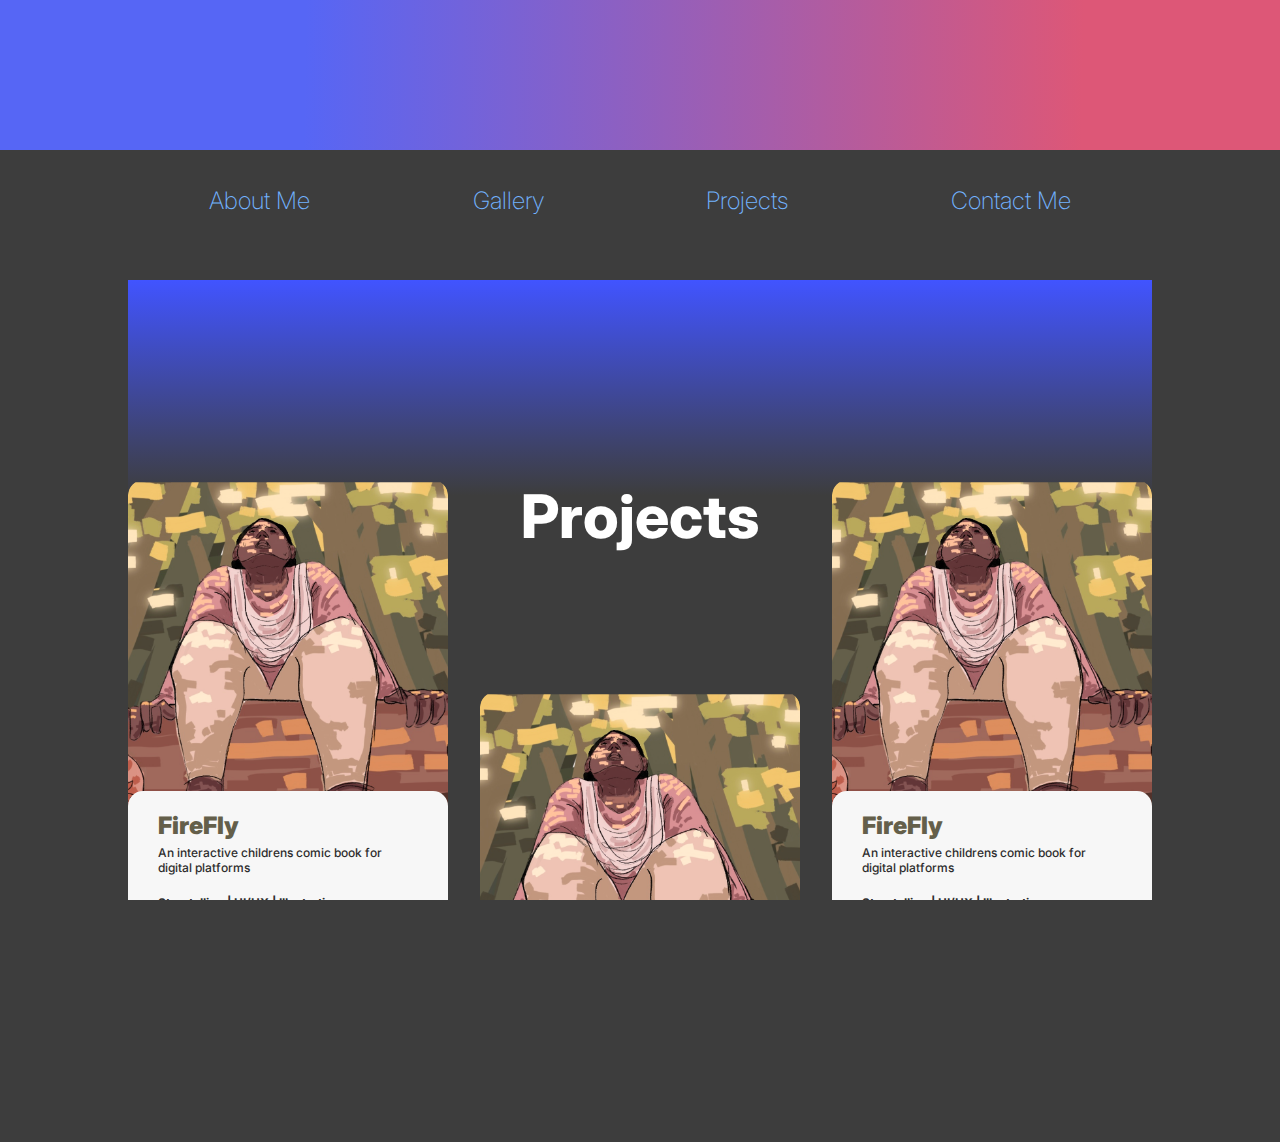
<file: index.html>
<!DOCTYPE html>
<html>
	<head>

		<meta charset="utf-8">
		<meta name="viewport" content="width=device-width, initial-scale=1">
		<!-- <link rel="shortcut icon" href="assets/fav.png" type="image/x-icon"> --> 

		<link rel="stylesheet" href="./style.css">
		<link rel="stylesheet" href="./card1.css">

		<link href="https://fonts.googleapis.com/css2?family=Fira+Sans:wght@300;400;500;600&family=Inconsolata&family=Roboto+Slab:wght@200;300;400;500;600&display=swap" rel="stylesheet">
		<link href="https://fonts.googleapis.com/css2?family=Inconsolata:wght@400;500&display=swap" rel="stylesheet">
		<link rel="preconnect" href="https://fonts.googleapis.com">
		<link rel="preconnect" href="https://fonts.gstatic.com" crossorigin>
		<link href="https://fonts.googleapis.com/css2?family=Inter:wght@100;200;300;400;500;600;700;800;900&family=Rubik&display=swap" rel="stylesheet">

	</head>

	<title>Rhea Rane | Portfolio</title>

	<body>

		<div class="MainScreen">

			<div class = "HeaderImage">
			</div>
			
			<div class="MainContainer">
				

				<div class="NavBarContainer">
					<div class="NavBarItem" style="order:0"><a href="index.html">About Me</a></div>
					<div class="NavBarItem" style="order:1"><a href="index2.html">Gallery</a></div>
					<div class="NavBarItem" style="order:2"><a href="index3.html">Projects</a></div>
					<div class="NavBarItem" style="order:3"><a href="index0.html">Contact Me</a></div>
				</div>	


				<div class="ProjectsContainer">

					<div class="ProjectsColumn" style="order:0">
						<div class="Card" style="background-image: url('assets/Card1.png');">
							<div class="CardDetailsBox">
								<div class="CardDetails">
									<div class="CardTitle">FireFly</div>
									<div class="CardText">An interactive childrens comic book for digital platforms</div>
								</div>
								<div class="CardSubtitle">Storytelling | UI/UX | Illustration
								</div> 
							</div>
						</div>
					</div>

					<div class="ProjectsColumn" style="order:1">
						<div class="ProjectTitleDiv">Projects</div>
						<div class="Card" style="background-image: url('assets/Card1.png');">
							<div class="CardDetailsBox">
								<div class="CardDetails">
									<div class="CardTitle">FireFly</div>
									<div class="CardText">An interactive childrens comic book for digital platforms</div>
								</div>
								<div class="CardSubtitle">Storytelling | UI/UX | Illustration</div>
							</div>
						</div>
					</div>

					<div class="ProjectsColumn" style="order:2">
						<div class="Card" style="background-image: url('assets/Card1.png');">
							<div class="CardDetailsBox">
								<div class="CardDetails">
									<div class="CardTitle">FireFly</div>
									<div class="CardText">An interactive childrens comic book for digital platforms</div>
								</div>
								<div class="CardSubtitle">Storytelling | UI/UX | Illustration</div>
							</div>
						</div>
					</div>

				</div>


			</div>

		</div>





		<script type="text/javascript">
			

		</script>

	</body>

</html>
</file>
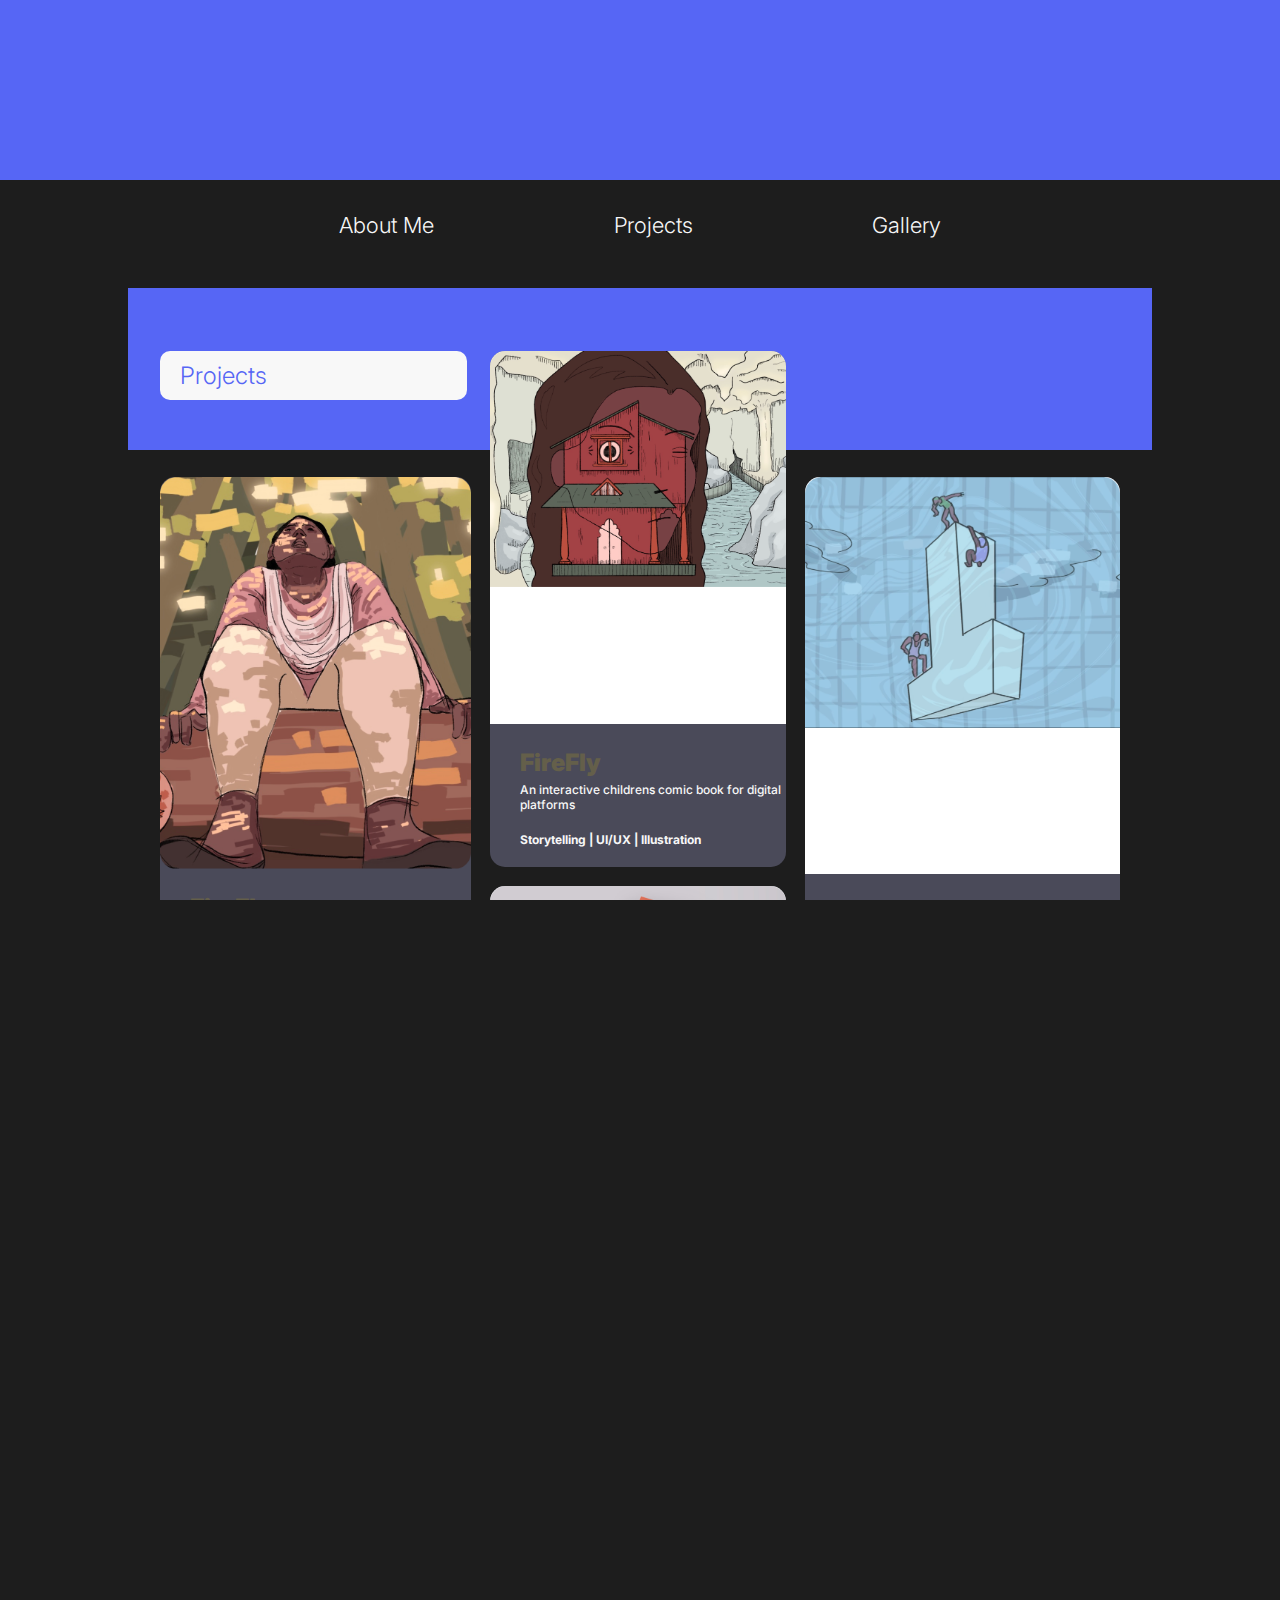
<file: index0.html>
<!DOCTYPE html>
<html>
	<head>

		<meta charset="utf-8">
		<meta name="viewport" content="width=device-width, initial-scale=1">
		<!-- <link rel="shortcut icon" href="assets/fav.png" type="image/x-icon"> --> 

		<link rel="stylesheet" href="./style0.css">
		<link rel="stylesheet" href="./card0.css">

		<link rel="preconnect" href="https://fonts.googleapis.com">
		<link rel="preconnect" href="https://fonts.gstatic.com" crossorigin>
		<link href="https://fonts.googleapis.com/css2?family=Fira+Sans:wght@300;400;500;600&family=Inconsolata&family=Roboto+Slab:wght@200;300;400;500;600&display=swap" rel="stylesheet">
		<link href="https://fonts.googleapis.com/css2?family=Inconsolata:wght@400;500&display=swap" rel="stylesheet">
		<link href="https://fonts.googleapis.com/css2?family=Inter:wght@100;200;300;400;500;600;700;800;900&family=Rubik&display=swap" rel="stylesheet
		<link href="https://fonts.googleapis.com/css2?family=Buenard:wght@400;700&family=Inter:wght@100;200;300;400;500;600;700;800;900&family=Rubik&display=swap" rel="stylesheet">
		<link href="https://fonts.googleapis.com/css2?family=Buenard:wght@400;700&family=Inter:wght@100;200;300;400;500;600;700;800;900&family=Raleway:wght@400;500;600;700&family=Rubik&display=swap" rel="stylesheet">
		
	</head>

	<title>Rhea Rane | Portfolio</title>

	<body>

		<div class="MainScreen">

			<div class = "HeaderImage"> 
			</div>
			
			<div class="MainContainer">
				

				<div class="NavBarContainer">
					<div class="NavBarItem" style="order:0"><a href="index.html">About Me</a></div>
					<div class="NavBarItem" style="order:1"><a href="index2.html">Projects</a></div>
					<div class="NavBarItem" style="order:2"><a href="index3.html">Gallery</a></div>
				</div>	


				<div class="TitleContainer"> <div class="TitleNameContainer">Projects</div>
				</div>	
				

				<div class="ProjectsContainer">

					<div class="ProjectsColumn" style="order:0">
						<div class="Card">
							<div class="CardImage">
								<img src="assets/P1.png">
							</div>
							<div class="CardDetailsBox">
								<div class="CardDetails">
									<div class="CardTitle">FireFly</div>
									<div class="CardText">An interactive childrens comic book for digital platforms</div>
								</div>
								<div class="CardSubtitle">Storytelling | UI/UX | Illustration</div>
							</div>
						</div>
						<div class="Card">
							<div class="CardImage">
								<img src="assets/P4.png">
							</div>
							<div class="CardDetailsBox">
								<div class="CardDetails">
									<div class="CardTitle">FireFly</div>
									<div class="CardText">An interactive childrens comic book for digital platforms</div>
								</div>
								<div class="CardSubtitle">Storytelling | UI/UX | Illustration</div>
							</div>
						</div>
						<div class="Card">
							<div class="CardImage">
								<img src="assets/P7.png">
							</div>
							<div class="CardDetailsBox">
								<div class="CardDetails">
									<div class="CardTitle" style="color:#558F9C">Caught in the Fishnet</div>
									<div class="CardText">An interactive childrens comic book for digital platforms</div>
								</div>
								<div class="CardSubtitle">Storytelling | UI/UX | Illustration</div>
							</div>
						</div>
					</div>

					<div class="ProjectsColumn" style="order:1; margin-top: -14vh ;" >
						<!-- <div class="ProjectTitleDiv"></div> -->
						<div class="Card">
							<div class="CardImage">
								<img src="assets/P2.png">
							</div>
							<div class="CardDetailsBox">
								<div class="CardDetails">
									<div class="CardTitle">FireFly</div>
									<div class="CardText">An interactive childrens comic book for digital platforms</div>
								</div>
								<div class="CardSubtitle">Storytelling | UI/UX | Illustration</div>
							</div>
						</div>
						<div class="Card">
							<div class="CardImage">
								<img src="assets/P5.png">
							</div>
							<div class="CardDetailsBox">
								<div class="CardDetails">
									<div class="CardTitle" style="color:#63B0D3">I don't feel like a winner</div>
									<div class="CardText">An interactive childrens comic book for digital platforms</div>
								</div>
								<div class="CardSubtitle">Storytelling | UI/UX | Illustration</div>
							</div>
						</div>
						<div class="Card">
							<div class="CardImage">
								<img src="assets/P8.png">
							</div>
							<div class="CardDetailsBox">
								<div class="CardDetails">
									<div class="CardTitle" style="color: #B85D65">Captors Moledro</div>
									<div class="CardText">An interactive childrens comic book for digital platforms</div>
								</div>
								<div class="CardSubtitle">Storytelling | UI/UX | Illustration</div>
							</div>
						</div>
					</div>

					<div class="ProjectsColumn" style="order:2">
						<div class="Card">
							<div class="CardImage">
								<img src="assets/P3.png">
							</div>
							<div class="CardDetailsBox">
								<div class="CardDetails">
									<div class="CardTitle" style="color: #DB6D3F;">Paired Hearts</div>
									<div class="CardText">An interactive childrens comic book for digital platforms</div>
								</div>
								<div class="CardSubtitle">Storytelling | UI/UX | Illustration</div>
							</div>
						</div>	
						<div class="Card">
							<div class="CardImage">
								<img src="assets/P6.png">
							</div>
							<div class="CardDetailsBox">
								<div class="CardDetails">
									<div class="CardTitle">FireFly</div>
									<div class="CardText">An interactive childrens comic book for digital platforms</div>
								</div>
								<div class="CardSubtitle">Storytelling | UI/UX | Illustration</div>
							</div>
						</div>
					</div>
				</div>

				

				<div class="TitleContainer"> <div class="TitleNameContainer">Illustration Gallery</div>
				</div>

				<div class="IllustrationContainer">
					<div class="IllustrationColumn" style="order:0;  flex-grow: 1; width: 19vw;">
						<div class="GalleryItem"><img src="assets/IC1.png"></div>
						<div class="GalleryItem"><img src="assets/IC2.png"></div>
						<div class="GalleryItem"><img src="assets/IC3.png"></div>
						<div class="GalleryItem"><img src="assets/IC4.png"></div>
						<div class="GalleryItem"><img src="assets/IC5.png"></div>
						<div class="GalleryItem"><img src="assets/IC6.png"></div>
					</div>

					<div class="IllustrationColumn" id="bigger" style="order:1; flex-grow: 2; width: 39.5vw;">
						<div class="BiggerColumn">
							<div class="BiggerColumnItem">
								<div class="GalleryItem"><img src="assets/IC8.png"></div>
								<div class="GalleryItem"><img src="assets/IC7.png"></div>
							</div>
							<div class="BiggerColumnItem">
								<div class="GalleryItem"><img src="assets/IC10.png"></div>
								<div class="GalleryItem"><img src="assets/IC9.png"></div>
							</div>
						</div>
						<div class="GalleryItem"><img src="assets/IC11.png"></div>
						<div class="GalleryItem"><img src="assets/IC12.png"></div>
					</div>
				</div>

				<div class="TitleContainer"> <div class="TitleNameContainer">Work Gallery</div>
				</div>

				<!-- <div class="Click"> Click for more projects -->

				<div class="ProjectsContainer">

					<div class="ProjectsColumn" style="order:0">
						<div class="GalleryItem"><img src="assets/WC1.png"></div>
					</div>

					<div class="ProjectsColumn" style="order:1">
						<div class="GalleryItem"><img src="assets/WC2.png"></div>
					</div>

					<div class="ProjectsColumn" style="order:2">
						<div class="GalleryItem"><img src="assets/WC3.png"></div>
					</div>

					
				</div>

				


			</div>

		</div>	





		<script type="text/javascript">
			

		</script>

	</body>

</html>
</file>
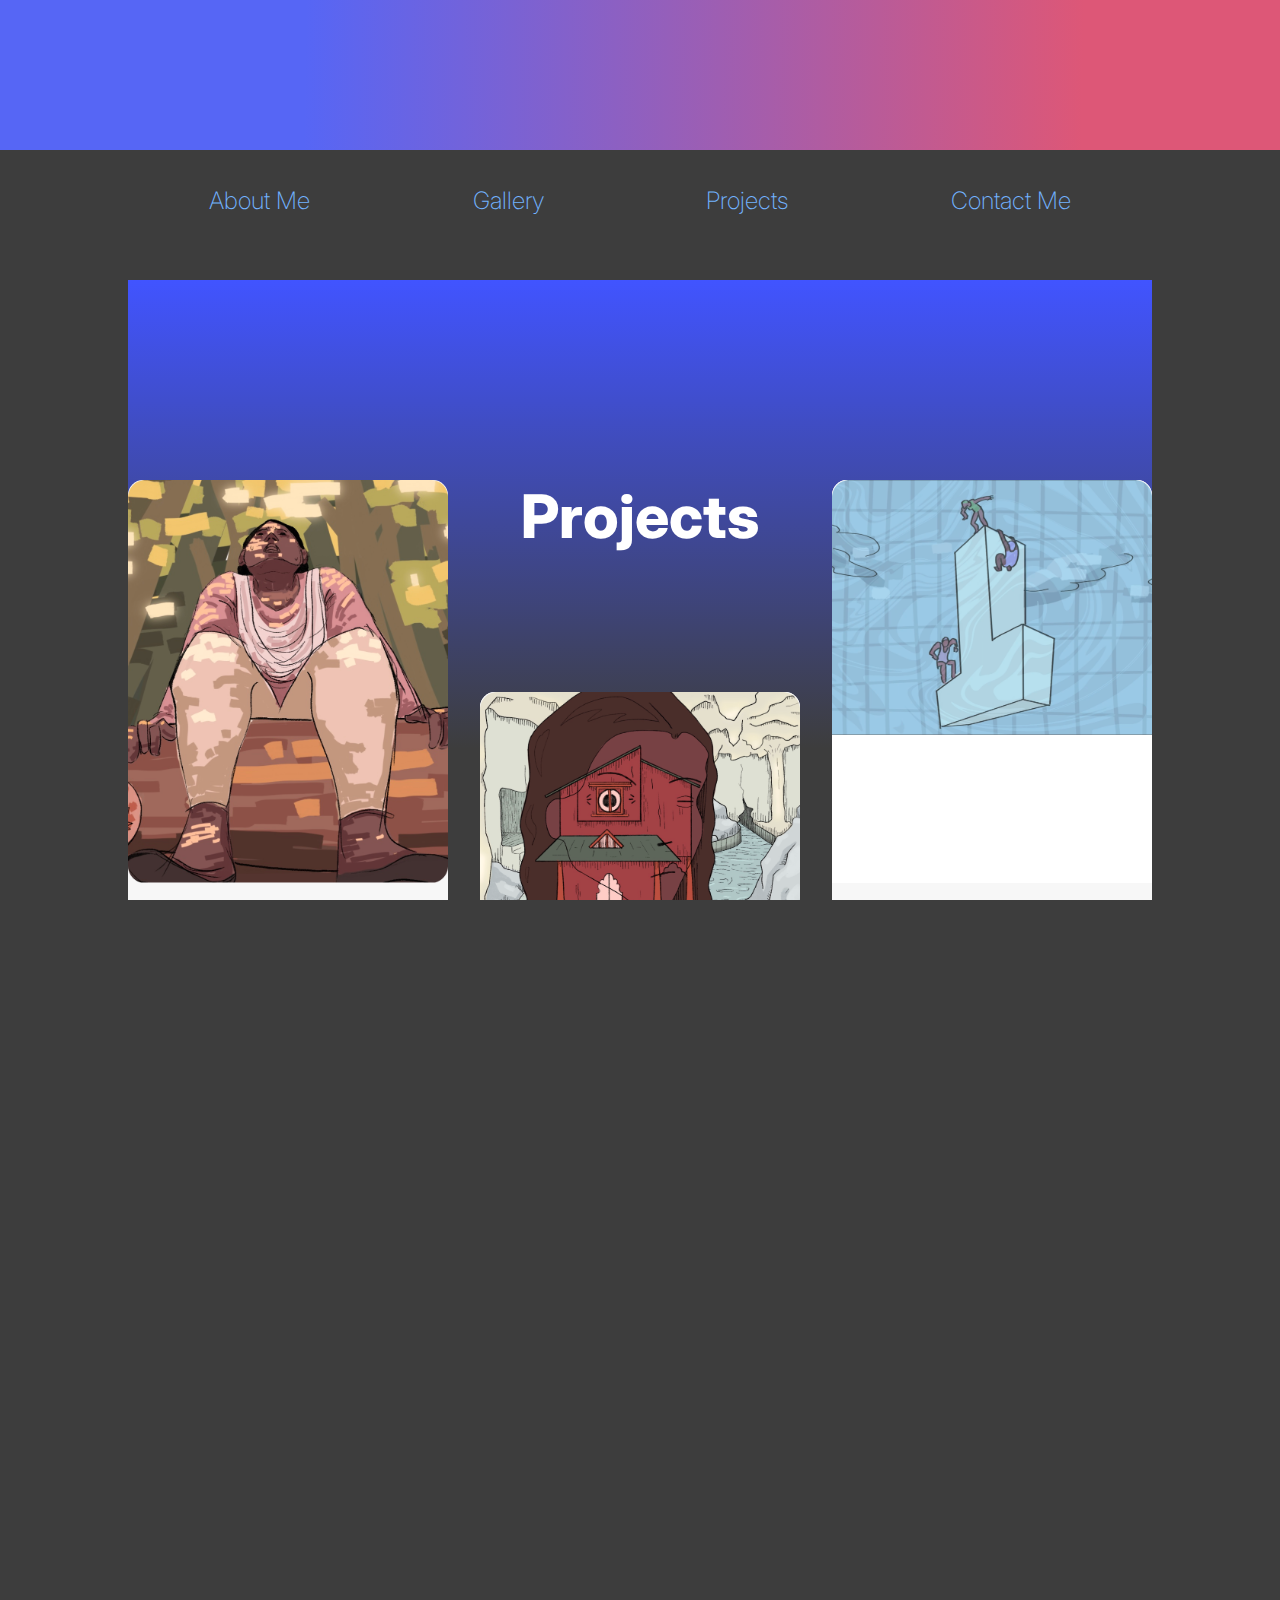
<file: index2.html>
<!DOCTYPE html>
<html>
	<head>

		<meta charset="utf-8">
		<meta name="viewport" content="width=device-width, initial-scale=1">
		<!-- <link rel="shortcut icon" href="assets/fav.png" type="image/x-icon"> --> 

		<link rel="stylesheet" href="./style.css">
		<link rel="stylesheet" href="./card2.css">

		<link href="https://fonts.googleapis.com/css2?family=Fira+Sans:wght@300;400;500;600&family=Inconsolata&family=Roboto+Slab:wght@200;300;400;500;600&display=swap" rel="stylesheet">
		<link href="https://fonts.googleapis.com/css2?family=Inconsolata:wght@400;500&display=swap" rel="stylesheet">
		<link rel="preconnect" href="https://fonts.googleapis.com">
		<link rel="preconnect" href="https://fonts.gstatic.com" crossorigin>
		<link href="https://fonts.googleapis.com/css2?family=Inter:wght@100;200;300;400;500;600;700;800;900&family=Rubik&display=swap" rel="stylesheet">

	</head>

	<title>Rhea Rane | Portfolio</title>

	<body>

		<div class="MainScreen">

			<div class = "HeaderImage">
			</div>
			
			<div class="MainContainer">
				

				<div class="NavBarContainer">
					<div class="NavBarItem" style="order:0"><a href="index.html">About Me</a></div>
					<div class="NavBarItem" style="order:1"><a href="index2.html">Gallery</a></div>
					<div class="NavBarItem" style="order:2"><a href="index3.html">Projects</a></div>
					<div class="NavBarItem" style="order:3"><a href="index0.html">Contact Me</a></div>
				</div>	


				<div class="ProjectsContainer">

					<div class="ProjectsColumn" style="order:0">
						<div class="Card">
							<div class="CardImage">
								<img src="assets/P1.png">
							</div>
							<div class="CardDetailsBox">
								<div class="CardDetails">
									<div class="CardTitle">FireFly</div>
									<div class="CardText">An interactive childrens comic book for digital platforms</div>
								</div>
								<div class="CardSubtitle">Storytelling | UI/UX | Illustration</div>
							</div>
						</div>
						<div class="Card">
							<div class="CardImage">
								<img src="assets/P4.png">
							</div>
							<div class="CardDetailsBox">
								<div class="CardDetails">
									<div class="CardTitle">FireFly</div>
									<div class="CardText">An interactive childrens comic book for digital platforms</div>
								</div>
								<div class="CardSubtitle">Storytelling | UI/UX | Illustration</div>
							</div>
						</div>
						<div class="Card">
							<div class="CardImage">
								<img src="assets/P7.png">
							</div>
							<div class="CardDetailsBox">
								<div class="CardDetails">
									<div class="CardTitle" style="color:#558F9C">Caught in the Fishnet</div>
									<div class="CardText">An interactive childrens comic book for digital platforms</div>
								</div>
								<div class="CardSubtitle">Storytelling | UI/UX | Illustration</div>
							</div>
						</div>
					</div>

					<div class="ProjectsColumn" style="order:1">
						<div class="ProjectTitleDiv">Projects</div>
						<div class="Card">
							<div class="CardImage">
								<img src="assets/P2.png">
							</div>
							<div class="CardDetailsBox">
								<div class="CardDetails">
									<div class="CardTitle">FireFly</div>
									<div class="CardText">An interactive childrens comic book for digital platforms</div>
								</div>
								<div class="CardSubtitle">Storytelling | UI/UX | Illustration</div>
							</div>
						</div>
						<div class="Card">
							<div class="CardImage">
								<img src="assets/P5.png">
							</div>
							<div class="CardDetailsBox">
								<div class="CardDetails">
									<div class="CardTitle" style="color:#63B0D3">I don't feel like a winner</div>
									<div class="CardText">An interactive childrens comic book for digital platforms</div>
								</div>
								<div class="CardSubtitle">Storytelling | UI/UX | Illustration</div>
							</div>
						</div>
						<div class="Card">
							<div class="CardImage">
								<img src="assets/P8.png">
							</div>
							<div class="CardDetailsBox">
								<div class="CardDetails">
									<div class="CardTitle" style="color: #B85D65">Captors Moledro</div>
									<div class="CardText">An interactive childrens comic book for digital platforms</div>
								</div>
								<div class="CardSubtitle">Storytelling | UI/UX | Illustration</div>
							</div>
						</div>
					</div>

					<div class="ProjectsColumn" style="order:2">
						<div class="Card">
							<div class="CardImage">
								<img src="assets/P3.png">
							</div>
							<div class="CardDetailsBox">
								<div class="CardDetails">
									<div class="CardTitle" style="color: #DB6D3F;">Paired Hearts</div>
									<div class="CardText">An interactive childrens comic book for digital platforms</div>
								</div>
								<div class="CardSubtitle">Storytelling | UI/UX | Illustration</div>
							</div>
						</div>	
						<div class="Card">
							<div class="CardImage">
								<img src="assets/P6.png">
							</div>
							<div class="CardDetailsBox">
								<div class="CardDetails">
									<div class="CardTitle">FireFly</div>
									<div class="CardText">An interactive childrens comic book for digital platforms</div>
								</div>
								<div class="CardSubtitle">Storytelling | UI/UX | Illustration</div>
							</div>
						</div>
					</div>

				</div>


			</div>

		</div>	





		<script type="text/javascript">
			

		</script>

	</body>

</html>
</file>
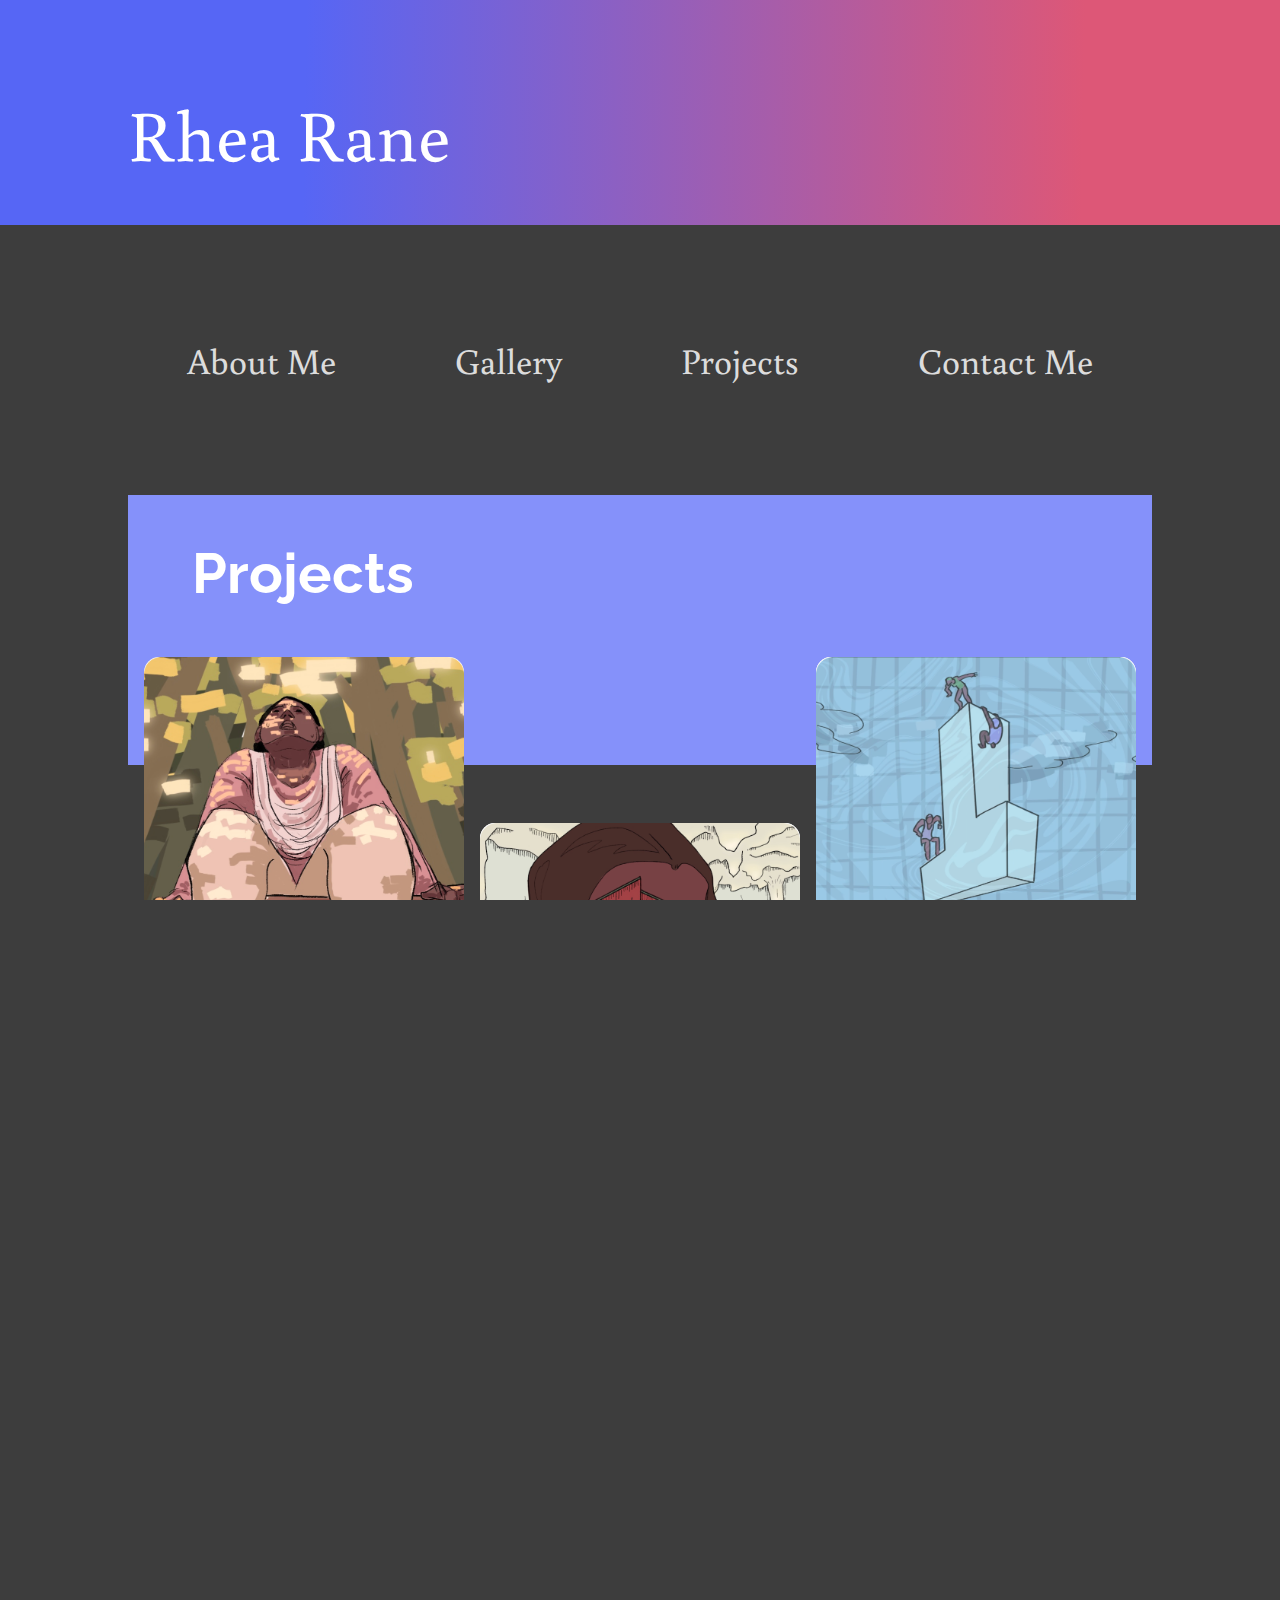
<file: index3.html>
<!DOCTYPE html>
<html>
	<head>

		<meta charset="utf-8">
		<meta name="viewport" content="width=device-width, initial-scale=1">
		<!-- <link rel="shortcut icon" href="assets/fav.png" type="image/x-icon"> --> 

		<link rel="stylesheet" href="./style3.css">
		<link rel="stylesheet" href="./card2.css">

		<link rel="preconnect" href="https://fonts.googleapis.com">
		<link rel="preconnect" href="https://fonts.gstatic.com" crossorigin>
		<link href="https://fonts.googleapis.com/css2?family=Fira+Sans:wght@300;400;500;600&family=Inconsolata&family=Roboto+Slab:wght@200;300;400;500;600&display=swap" rel="stylesheet">
		<link href="https://fonts.googleapis.com/css2?family=Inconsolata:wght@400;500&display=swap" rel="stylesheet">
		<link href="https://fonts.googleapis.com/css2?family=Inter:wght@100;200;300;400;500;600;700;800;900&family=Rubik&display=swap" rel="stylesheet
		<link href="https://fonts.googleapis.com/css2?family=Buenard:wght@400;700&family=Inter:wght@100;200;300;400;500;600;700;800;900&family=Rubik&display=swap" rel="stylesheet">
		<link href="https://fonts.googleapis.com/css2?family=Buenard:wght@400;700&family=Inter:wght@100;200;300;400;500;600;700;800;900&family=Raleway:wght@400;500;600;700&family=Rubik&display=swap" rel="stylesheet">
		
	</head>

	<title>Rhea Rane | Portfolio</title>

	<body>

		<div class="MainScreen">

			<div class = "HeaderImage"> Rhea Rane
			</div>
			
			<div class="MainContainer">
				

				<div class="NavBarContainer">
					<div class="NavBarItem" style="order:0"><a href="index.html">About Me</a></div>
					<div class="NavBarItem" style="order:1"><a href="index2.html">Gallery</a></div>
					<div class="NavBarItem" style="order:2"><a href="index3.html">Projects</a></div>
					<div class="NavBarItem" style="order:3">Contact Me</div>
				</div>	


				<div class="TitleContainer"> <div style="padding-left: 5vw; padding-top: 5vh">Projects</div>
				</div>	
				

				<div class="ProjectsContainer">

					<div class="ProjectsColumn" style="order:0">
						<div class="Card">
							<div class="CardImage">
								<img src="assets/P1.png">
							</div>
							<div class="CardDetailsBox">
								<div class="CardDetails">
									<div class="CardTitle">FireFly</div>
									<div class="CardText">An interactive childrens comic book for digital platforms</div>
								</div>
								<div class="CardSubtitle">Storytelling | UI/UX | Illustration</div>
							</div>
						</div>
						<div class="Card">
							<div class="CardImage">
								<img src="assets/P4.png">
							</div>
							<div class="CardDetailsBox">
								<div class="CardDetails">
									<div class="CardTitle">FireFly</div>
									<div class="CardText">An interactive childrens comic book for digital platforms</div>
								</div>
								<div class="CardSubtitle">Storytelling | UI/UX | Illustration</div>
							</div>
						</div>
						<div class="Card">
							<div class="CardImage">
								<img src="assets/P7.png">
							</div>
							<div class="CardDetailsBox">
								<div class="CardDetails">
									<div class="CardTitle" style="color:#558F9C">Caught in the Fishnet</div>
									<div class="CardText">An interactive childrens comic book for digital platforms</div>
								</div>
								<div class="CardSubtitle">Storytelling | UI/UX | Illustration</div>
							</div>
						</div>
					</div>

					<div class="ProjectsColumn" style="order:1">
						<div class="ProjectTitleDiv"></div>
						<div class="Card">
							<div class="CardImage">
								<img src="assets/P2.png">
							</div>
							<div class="CardDetailsBox">
								<div class="CardDetails">
									<div class="CardTitle">FireFly</div>
									<div class="CardText">An interactive childrens comic book for digital platforms</div>
								</div>
								<div class="CardSubtitle">Storytelling | UI/UX | Illustration</div>
							</div>
						</div>
						<div class="Card">
							<div class="CardImage">
								<img src="assets/P5.png">
							</div>
							<div class="CardDetailsBox">
								<div class="CardDetails">
									<div class="CardTitle" style="color:#63B0D3">I don't feel like a winner</div>
									<div class="CardText">An interactive childrens comic book for digital platforms</div>
								</div>
								<div class="CardSubtitle">Storytelling | UI/UX | Illustration</div>
							</div>
						</div>
						<div class="Card">
							<div class="CardImage">
								<img src="assets/P8.png">
							</div>
							<div class="CardDetailsBox">
								<div class="CardDetails">
									<div class="CardTitle" style="color: #B85D65">Captors Moledro</div>
									<div class="CardText">An interactive childrens comic book for digital platforms</div>
								</div>
								<div class="CardSubtitle">Storytelling | UI/UX | Illustration</div>
							</div>
						</div>
					</div>

					<div class="ProjectsColumn" style="order:2">
						<div class="Card">
							<div class="CardImage">
								<img src="assets/P3.png">
							</div>
							<div class="CardDetailsBox">
								<div class="CardDetails">
									<div class="CardTitle" style="color: #DB6D3F;">Paired Hearts</div>
									<div class="CardText">An interactive childrens comic book for digital platforms</div>
								</div>
								<div class="CardSubtitle">Storytelling | UI/UX | Illustration</div>
							</div>
						</div>	
						<div class="Card">
							<div class="CardImage">
								<img src="assets/P6.png">
							</div>
							<div class="CardDetailsBox">
								<div class="CardDetails">
									<div class="CardTitle">FireFly</div>
									<div class="CardText">An interactive childrens comic book for digital platforms</div>
								</div>
								<div class="CardSubtitle">Storytelling | UI/UX | Illustration</div>
							</div>
						</div>
					</div>
				</div>

				<div class="TitleContainer"> <div style="padding-left: 5vw; padding-top: 5vh">Illustration Gallery</div>
				</div>

				<div class="GalleryGridHolder">
					<div class="GalleryRow">
						<div class="GalleryItem"><img src="assets/P1.png"></div>
						<div class="GalleryItem"><img src="assets/P2.png"></div>
						<div class="GalleryItem"><img src="assets/P3.png"></div>
					</div>
					<div class="GalleryRow">
						<div class="GalleryItem"><img src="assets/P4.png"></div>
						<div class="GalleryItem"><img src="assets/P5.png"></div>
						<div class="GalleryItem"><img src="assets/P6.png"></div>
					</div>
					<div class="GalleryRow">
						<div class="GalleryItem"><img src="assets/P7.png"></div>
						<div class="GalleryItem"><img src="assets/P8.png"></div>
						<div class="GalleryItem"><img src="assets/P1.png"></div>
					</div>
				</div>

				<!-- <div class="Click"> Click for more projects -->

				<div class="TitleContainer"> <div style="padding-left: 5vw; padding-top: 5vh">Work Gallery</div>
				</div>

				<div class="GalleryGridHolder">
					<div class="GalleryRow">
						<div class="GalleryItem"><img src="assets/P1.png"></div>
						<div class="GalleryItem"><img src="assets/P2.png"></div>
						<div class="GalleryItem"><img src="assets/P3.png"></div>
					</div>
					<div class="GalleryRow">
						<div class="GalleryItem"><img src="assets/P4.png"></div>
						<div class="GalleryItem"><img src="assets/P5.png"></div>
						<div class="GalleryItem"><img src="assets/P6.png"></div>
					</div>
					<div class="GalleryRow">
						<div class="GalleryItem"><img src="assets/P7.png"></div>
						<div class="GalleryItem"><img src="assets/P8.png"></div>
						<div class="GalleryItem"><img src="assets/P1.png"></div>
					</div>
				</div>

				


			</div>

		</div>	





		<script type="text/javascript">
			

		</script>

	</body>

</html>
</file>
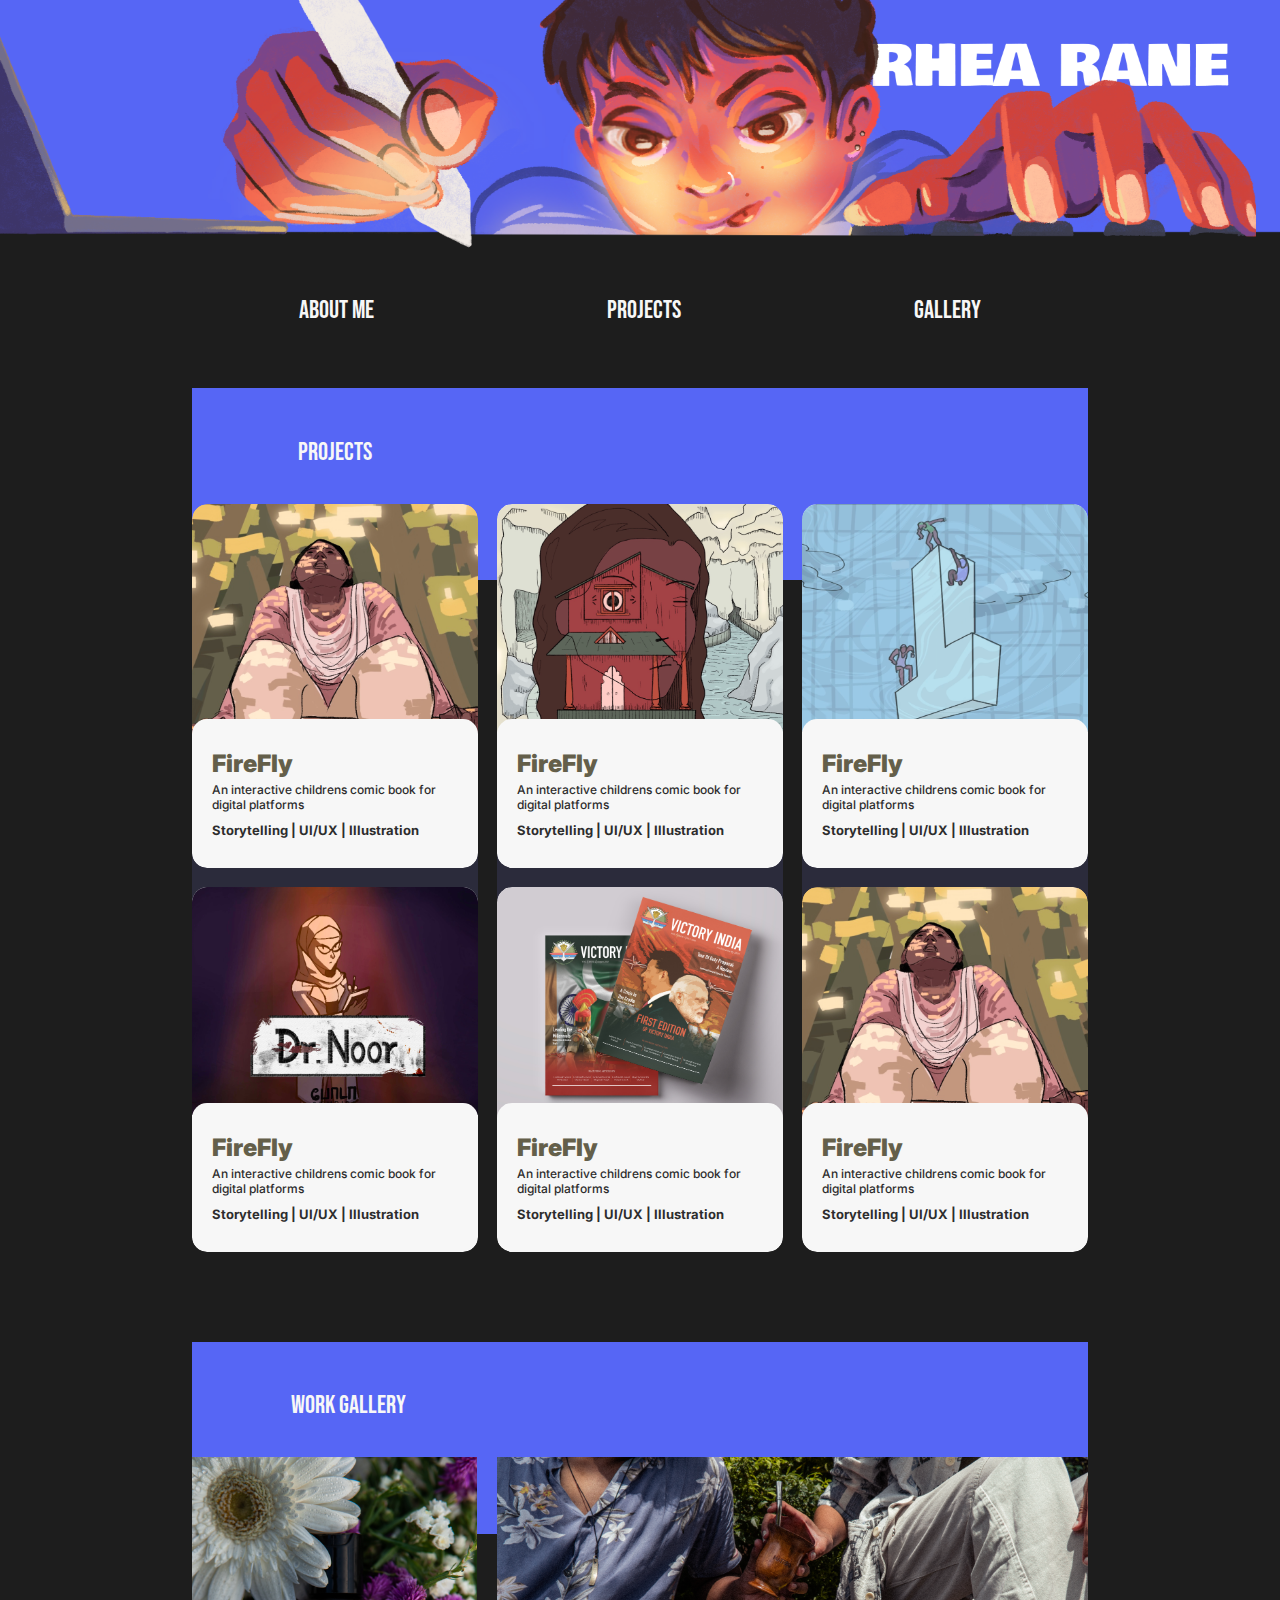
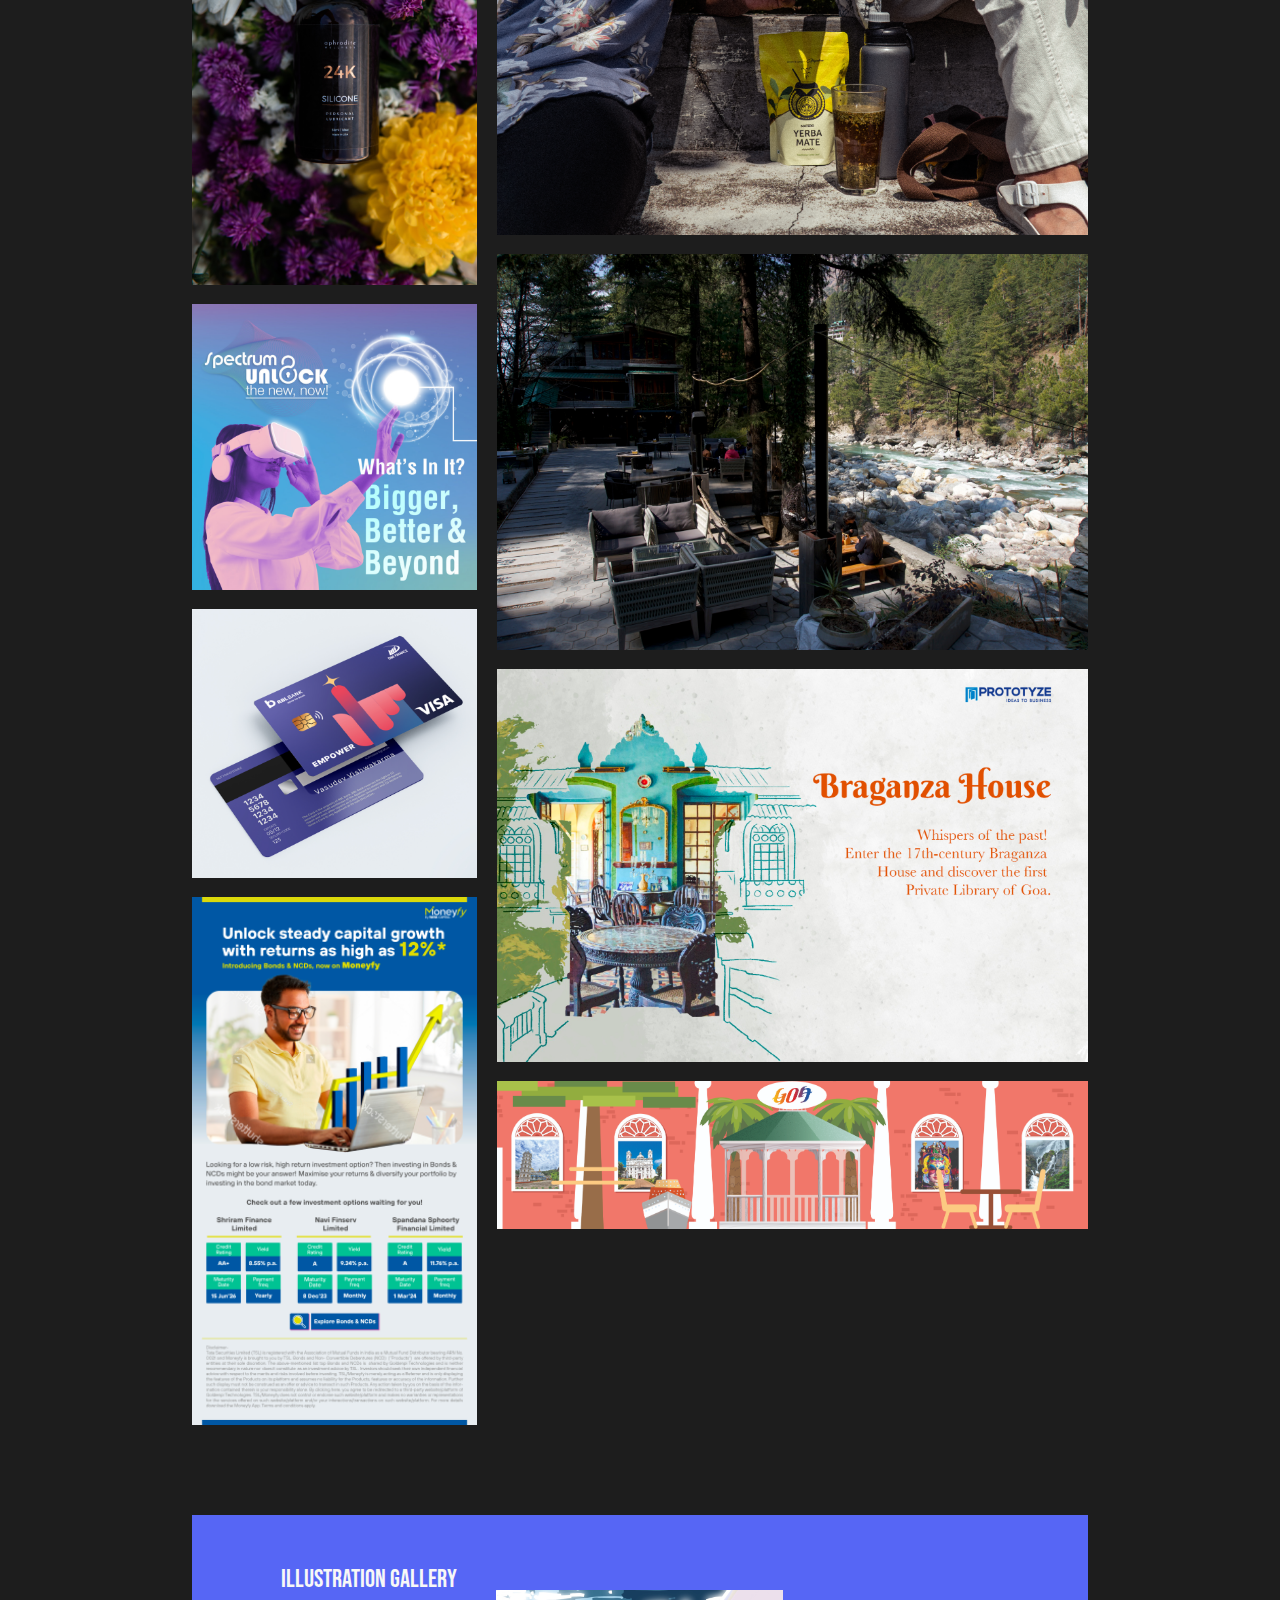
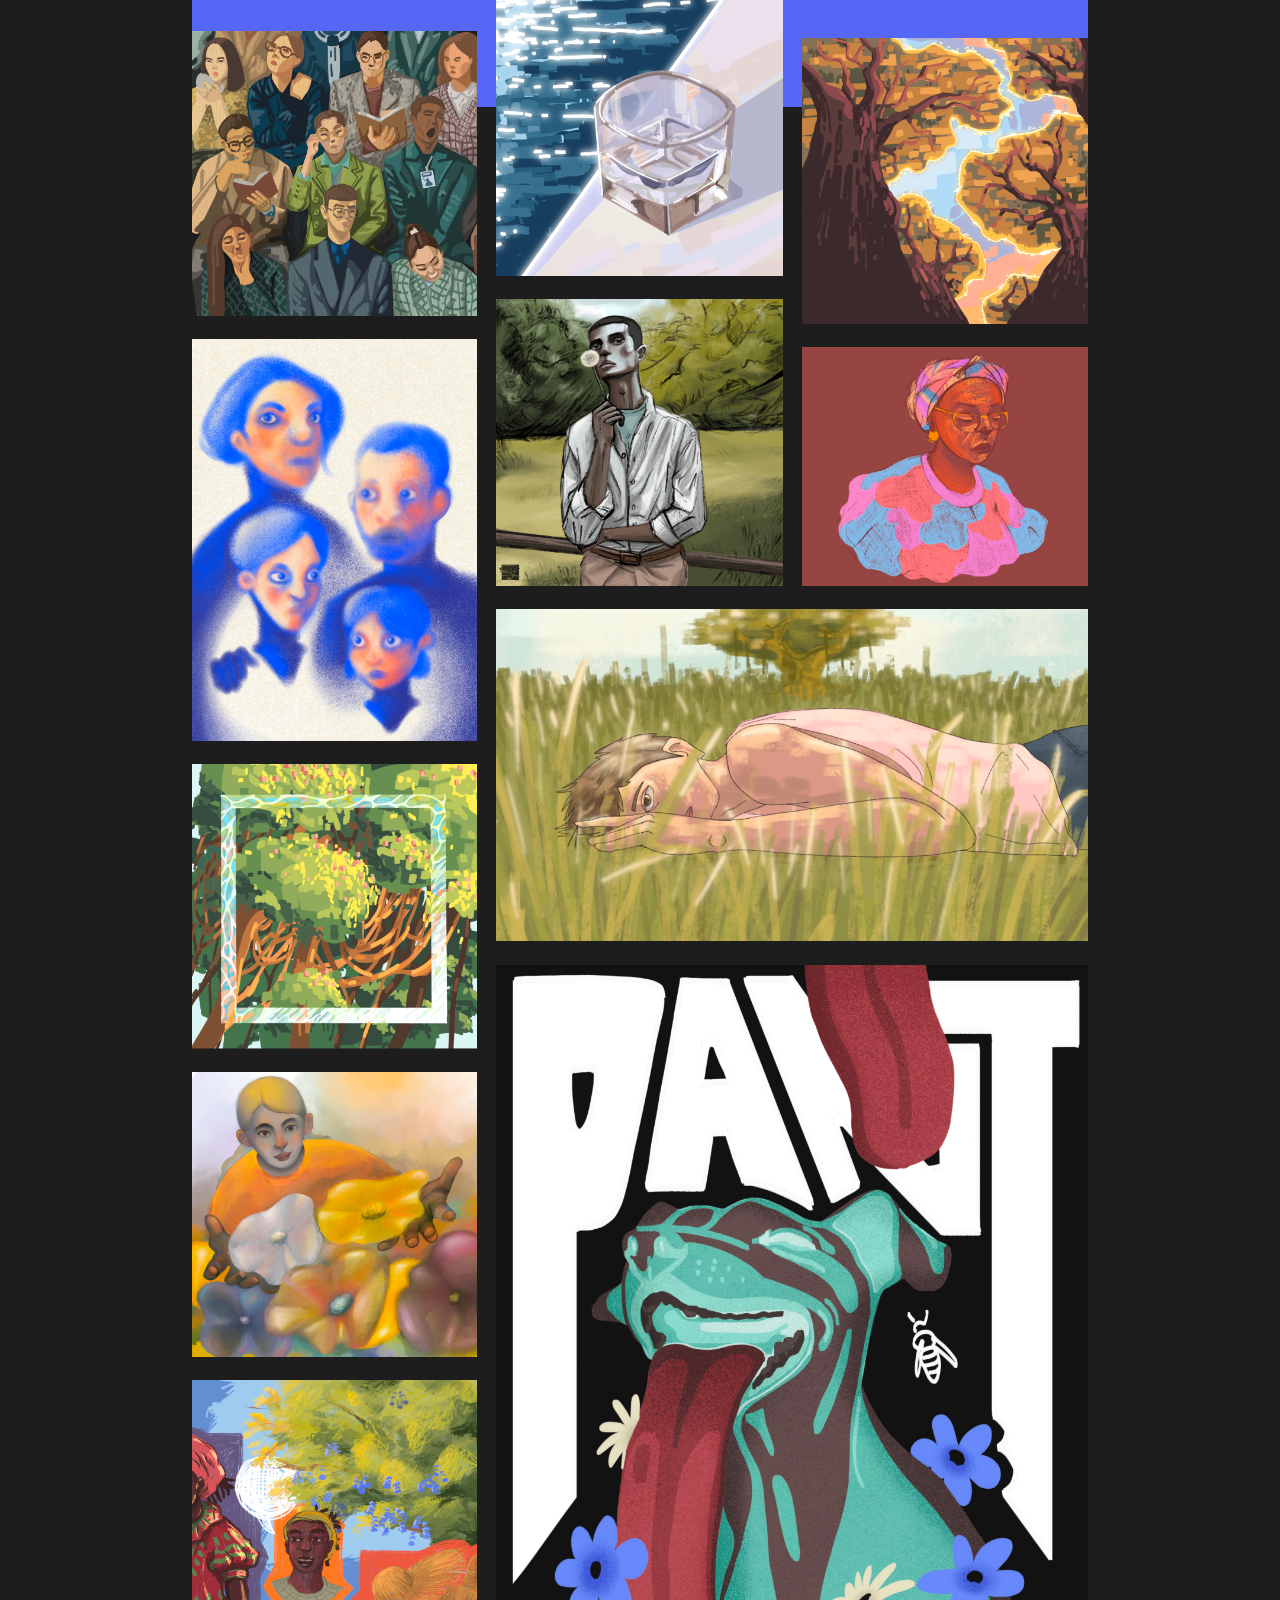
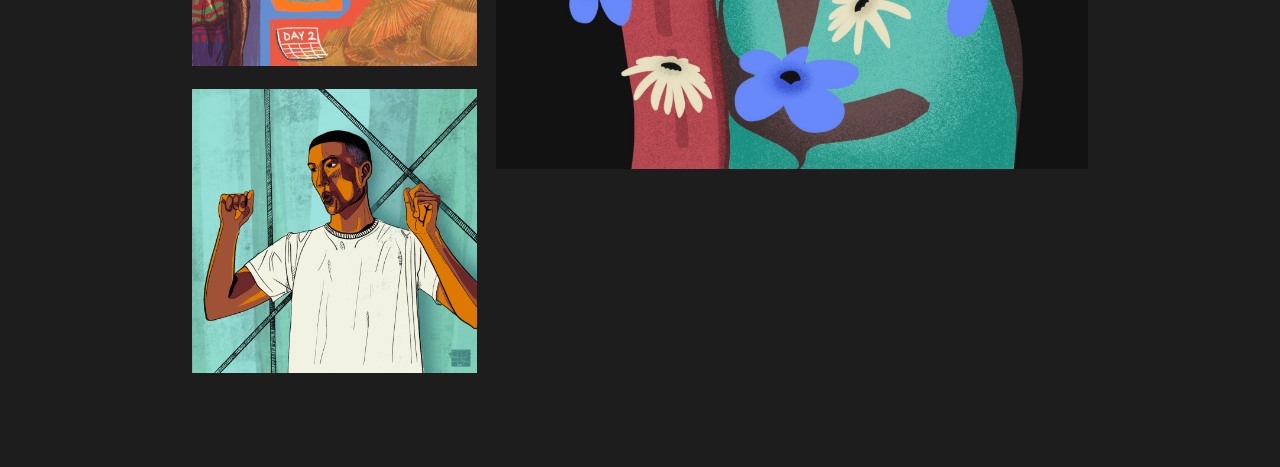
<file: indexnew.html>
<!DOCTYPE html>
<html>
	<head>

		<meta charset="utf-8">
		<meta name="viewport" content="width=device-width, initial-scale=1">
		<!-- <link rel="shortcut icon" href="assets/fav.png" type="image/x-icon"> --> 

		<link rel="stylesheet" href="./stylenew.css">
		<link rel="stylesheet" href="./cardnew.css">

		<link rel="preconnect" href="https://fonts.googleapis.com">
		<link rel="preconnect" href="https://fonts.gstatic.com" crossorigin>
		<link href="https://fonts.googleapis.com/css2?family=Fira+Sans:wght@300;400;500;600&family=Inconsolata&family=Roboto+Slab:wght@200;300;400;500;600&display=swap" rel="stylesheet">
		<link href="https://fonts.googleapis.com/css2?family=Inconsolata:wght@400;500&display=swap" rel="stylesheet">
		<link href="https://fonts.googleapis.com/css2?family=Inter:wght@100;200;300;400;500;600;700;800;900&family=Rubik&display=swap" rel="stylesheet
		<link href="https://fonts.googleapis.com/css2?family=Buenard:wght@400;700&family=Inter:wght@100;200;300;400;500;600;700;800;900&family=Rubik&display=swap" rel="stylesheet">
		<link href="https://fonts.googleapis.com/css2?family=Buenard:wght@400;700&family=Inter:wght@100;200;300;400;500;600;700;800;900&family=Raleway:wght@400;500;600;700&family=Rubik&display=swap" rel="stylesheet">
		<link href="https://fonts.googleapis.com/css2?family=Bebas+Neue&display=swap" rel="stylesheet">
		
	</head>

	<title>Rhea Rane | Portfolio</title>

	<body>



			<div class="BgColumnHolder">
					<div class="BgColumn"></div>
					<div class="BgColumn"></div>
					<div class="BgColumn"></div>
			</div>
			
			
			<div class="MainScreen">
				
				<img class="HeaderImage" src="assets/TopBg.png">
				
				<div class="MainContainer">
					

					<div class="NavBarContainer">
						<div class="NavBarItem" style="order:0"><a href="index.html">ABOUT ME</a></div>
						<div class="NavBarItem" style="order:1"><a href="index2.html">PROJECTS</a></div>
						<div class="NavBarItem" style="order:2"><a href="index3.html">GALLERY</a></div>
					</div>	

					<!-- PROJECTS -->

						<div class="TitleContainer"> 
							<div class="NavBarItem" style="margin-top: -5vw;">PROJECTS</div>
							<div class="NavBarItem" style="color:#5666F5">Projects</div>
							<div class="NavBarItem" style="color:#5666F5">Projects</div>
						</div>	
						
						
						<div class="ProjectsContainer" style="margin-top: -6vw;">

							<div class="ProjectsColumn" style="order:0">
								<div class="Card">							
									<img class="CardImage" src="assets/P1.png">
									<div class="CardInfo">
										<div class="CardDetails">
											<div class="CardTitle">FireFly</div>
											<div class="CardText">An interactive childrens comic book for digital platforms</div>
										</div>
										<div class="CardTags">Storytelling | UI/UX | Illustration</div>
									</div>
								</div>
								<div class="Card">							
									<img class="CardImage" src="assets/P4.png">
									<div class="CardInfo">
										<div class="CardDetails">
											<div class="CardTitle">FireFly</div>
											<div class="CardText">An interactive childrens comic book for digital platforms</div>
										</div>
										<div class="CardTags">Storytelling | UI/UX | Illustration</div>
									</div>
								</div>
							</div>

							<div class="ProjectsColumn" style="order:1;" >
								<div class="Card">							
									<img class="CardImage" src="assets/P2.png">
									<div class="CardInfo">
										<div class="CardDetails">
											<div class="CardTitle">FireFly</div>
											<div class="CardText">An interactive childrens comic book for digital platforms</div>
										</div>
										<div class="CardTags">Storytelling | UI/UX | Illustration</div>
									</div>
								</div>
								<div class="Card">							
									<img class="CardImage" src="assets/P5.png">
									<div class="CardInfo">
										<div class="CardDetails">
											<div class="CardTitle">FireFly</div>
											<div class="CardText">An interactive childrens comic book for digital platforms</div>
										</div>
										<div class="CardTags">Storytelling | UI/UX | Illustration</div>
									</div>
								</div>								
							</div>

							<div class="ProjectsColumn" style="order:2">
								<div class="Card">							
									<img class="CardImage" src="assets/P3.png">
									<div class="CardInfo">
										<div class="CardDetails">
											<div class="CardTitle">FireFly</div>
											<div class="CardText">An interactive childrens comic book for digital platforms</div>
										</div>
										<div class="CardTags">Storytelling | UI/UX | Illustration</div>
									</div>
								</div>
								<div class="Card">							
									<img class="CardImage" src="assets/P1.png">
									<div class="CardInfo">
										<div class="CardDetails">
											<div class="CardTitle">FireFly</div>
											<div class="CardText">An interactive childrens comic book for digital platforms</div>
										</div>
										<div class="CardTags">Storytelling | UI/UX | Illustration</div>
									</div>
								</div>								
							</div>
						</div>

					<!-- WORK GALLERY -->

						<div class="TitleContainer"> 
							<div class="NavBarItem" style="margin-top: -5vw;">WORK GALLERY</div>
							<div class="NavBarItem" style="color:#5666F5">Projects</div>
							<div class="NavBarItem" style="color:#5666F5">Projects</div>
						</div>	


						<div class="ProjectsContainer" style="margin-top: -6vw">

						    <div class="ProjectsColumn" style="order:0; flex-grow:1" >
								<img class="GalleryItem" src="assets/W1.png">
								<img class="GalleryItem" src="assets/W2.png">
								<img class="GalleryItem" src="assets/W3.png">
								<img class="GalleryItem" src="assets/W4.png">
							</div>

							<div class="ProjectsColumn" style="order:1; flex-grow:2">
								<img class="GalleryItem" src="assets/W5.png">
								<img class="GalleryItem" src="assets/W6.png">
								<img class="GalleryItem" src="assets/W7.png">
								<img class="GalleryItem" src="assets/W8.png">
							</div>							
						</div>

					<!-- ILLUSTRATION GALLERY -->

						<div class="TitleContainer"> 
							<div class="NavBarItem" style="margin-top: -5vw;">ILLUSTRATION GALLERY</div>
							<div class="NavBarItem" style="color:#5666F5">Projects</div>
							<div class="NavBarItem" style="color:#5666F5">Projects</div>
						</div>

						<div class="ProjectsContainer" style="margin-top:-6vw">
							<div class="IllustrationColumn" style="order:0;  flex-grow: 1;">
								<div class="GalleryItem"><img src="assets/IC1.png"></div>
								<div class="GalleryItem"><img src="assets/IC2.png"></div>
								<div class="GalleryItem"><img src="assets/IC3.png"></div>
								<div class="GalleryItem"><img src="assets/IC4.png"></div>
								<div class="GalleryItem"><img src="assets/IC5.png"></div>
								<div class="GalleryItem"><img src="assets/IC6.png"></div>
							</div>

							<div class="IllustrationColumn" id="bigger" style="order:1; flex-grow: 2;">
								<div class="BiggerColumn">
									<div class="BiggerColumnItem">
										<div class="GalleryItem"><img src="assets/IC8.png"></div>
										<div class="GalleryItem"><img src="assets/IC7.png"></div>
									</div>
									<div class="BiggerColumnItem">
										<div class="GalleryItem"><img src="assets/IC10.png"></div>
										<div class="GalleryItem"><img src="assets/IC9.png"></div>
									</div>
								</div>
								<div class="GalleryItem"><img src="assets/IC11.png"></div>
								<div class="GalleryItem"><img src="assets/IC12.png"></div>
							</div>
						</div>

					

				</div>

			</div>	

	</body>

</html>
</file>
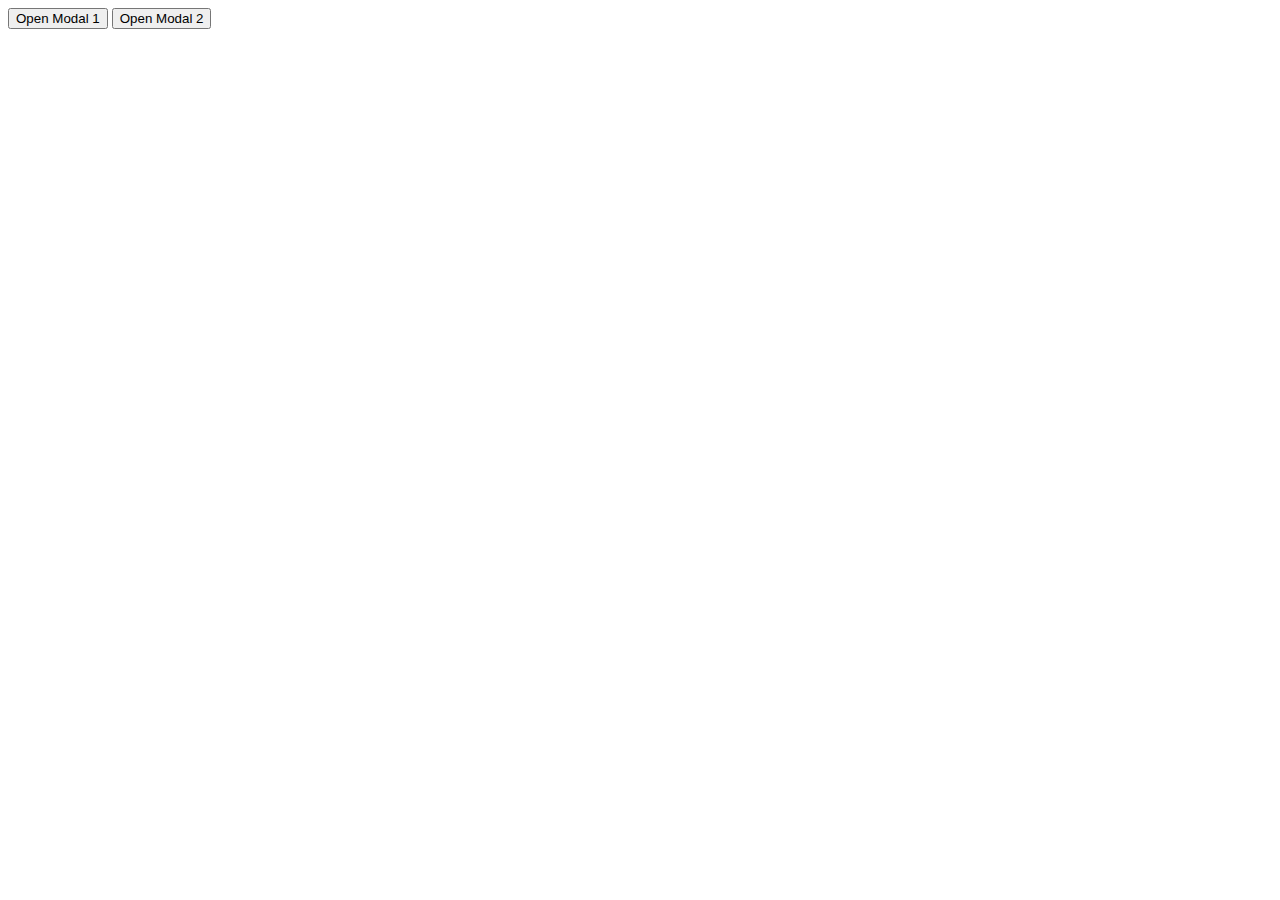
<file: modaltest/test0.html>
<!DOCTYPE html>
<html>
	<head>

		<meta charset="utf-8">
		<meta name="viewport" content="width=device-width, initial-scale=1">
		<!-- <link rel="shortcut icon" href="assets/fav.png" type="image/x-icon"> --> 

		<link rel="stylesheet" href="./modal.css">

		<link rel="preconnect" href="https://fonts.googleapis.com">
		<link rel="preconnect" href="https://fonts.gstatic.com" crossorigin>
		<link href="https://fonts.googleapis.com/css2?family=Fira+Sans:wght@300;400;500;600&family=Inconsolata&family=Roboto+Slab:wght@200;300;400;500;600&display=swap" rel="stylesheet">
		<link href="https://fonts.googleapis.com/css2?family=Inconsolata:wght@400;500&display=swap" rel="stylesheet">
		<link href="https://fonts.googleapis.com/css2?family=Inter:wght@100;200;300;400;500;600;700;800;900&family=Rubik&display=swap" rel="stylesheet
		<link href="https://fonts.googleapis.com/css2?family=Buenard:wght@400;700&family=Inter:wght@100;200;300;400;500;600;700;800;900&family=Rubik&display=swap" rel="stylesheet">
		<link href="https://fonts.googleapis.com/css2?family=Buenard:wght@400;700&family=Inter:wght@100;200;300;400;500;600;700;800;900&family=Raleway:wght@400;500;600;700&family=Rubik&display=swap" rel="stylesheet">
		<link href="https://fonts.googleapis.com/css2?family=Bebas+Neue&display=swap" rel="stylesheet">
		
	</head>

	<title>Rhea Rane | Modal</title>

	<!-- <body>

		<button id="openModalBtn">Open Modal</button>

		<div id="myModal" class="modal">
		  <div class="modal-content">
		    <span class="close">&times;</span>
		    <p>This is the content of the modal box.</p>
		  </div>
		</div>

	</body>

	<script type="text/javascript">
		// Get the modal
		var modal = document.getElementById("myModal");

		// Get the button that opens the modal
		var btn = document.getElementById("openModalBtn");

		// Get the <span> element that closes the modal
		var span = document.getElementsByClassName("close")[0];

		// When the user clicks the button, open the modal
		btn.onclick = function() {
		  modal.style.display = "block";
		}

		// When the user clicks on <span> (x), close the modal
		span.onclick = function() {
		  modal.style.display = "none";
		}

		// When the user clicks anywhere outside of the modal, close it
		window.onclick = function(event) {
		  if (event.target == modal) {
		    modal.style.display = "none";
		  }
		}
	</script> -->

	<body>
		<button data-modal="modal1.html" class="openModalBtn">Open Modal 1</button>
<button data-modal="modal2.html" class="openModalBtn">Open Modal 2</button>

<div id="modalContainer"></div>


	</body>

	<script>
  // Function to load modal content dynamically
  function loadModalContent(modalUrl) {
    fetch(modalUrl)
      .then(response => response.text())
      .then(data => {
        document.getElementById('modalContainer').innerHTML = data;
      });
  }

  // Event listener for opening modals
  document.querySelectorAll('.openModalBtn').forEach(button => {
    button.addEventListener('click', function() {
      const modalUrl = this.getAttribute('data-modal');
      loadModalContent(modalUrl);
    });
  });
</script>


	</html>
</file>
<file: style.css>
html, body {
	margin: 0;
	overflow-x: hidden;
	scrollbar-width: none;
	background-color:var(--BgColor);
}

a {
	text-decoration: none;
	color: inherit ;
}

:root {
  --BgColor: #3D3D3D;
  --MyBlue: #72B3FF;
  --isitgrey: #717171;
}

::-webkit-scrollbar {
    display: none;
}


.MainScreen {
	height: 100vh;
	width: 100vw;
	background-color: var(--BgColor);
	color: var(--MyBlue);
	align-items: center;
}


.HeaderImage {
	background: linear-gradient(91deg, #5666F5 23.86%, #DD5777 84.52%);
	width: 100wv;
	height: 150px;
}

.MainContainer{
	width: 100vw;
	display: flex;
	flex-flow: column nowrap;
	align-items: center;
}

.NavBarContainer {
	display: flex;
	flex-flow: row wrap;
	justify-content: space-evenly;
	align-items: center;
	align-content: center;
	width: 80vw;
	height: 100px;
	margin-bottom: 30px;
}

.NavBarItem {
	flex-grow: 1;
/*	align-items: center;*/
	align-content: center;
	text-align: center;
	font-family: Inter;
	font-size: 24px;
	font-style: normal;
	font-weight: 200;
	line-height: normal;
	color: var(--MyBlue);
}

.ProjectsContainer {
	display: flex;
	flex-flow: row nowrap;
	justify-content: space-evenly;
	width: 80vw;
	background: linear-gradient(180deg, #4154FF 0%, rgba(200, 84, 255, 0.00) 100%);
	background-size: auto 25%;
	background-repeat: no-repeat;
	padding-top: 200px;
/*	Adjust padding acc to image dimensions*/
}

.ProjectsColumn {
	width: 25vw;
	overflow-x: hidden;
	margin-right: 2.5vw;
/*	background-color: lightblue;*/
	display: flex;
	flex-flow: column nowrap;
	justify-content: flex-start;
	gap: 40px;
	min-height: 100%;
/*	height: 1000px;*/
}

.ProjectsColumn:last-child {
  margin-right: 0;
}

.ProjectTitleDiv {
	width: 100%;
	text-align: center;
	font-family: Inter;
	font-size: 60px;
	font-style: normal;
	font-weight: 800;
	line-height: normal;
	color: white;
	margin-bottom: 100px;
}
</file>
<file: card1.css>
.Card {
	width: 25vw;
	display: flex;
	flex-direction: row;
	gap: 40px;
	padding-bottom: 0px;
	border-radius: 15px;
	background-size: 100%;
	background-repeat: no-repeat;
	height: 450px;
	align-items: flex-end;
}

.CardDetailsBox {
	width: 100%;
	height: auto;
	display: inline-flex;
	padding: 20px 30px;
	flex-direction: column;
	align-items: left;
	gap: 20px;
	border-radius: 15px;
	background: #F7F7F7;
}

.CardDetails {
	display: flex;
	flex-direction: column;
	align-items: flex-start;
	gap: 5px;
	align-self: stretch;
}

.CardTitle {
	width: 100%;
	color: #645F4A;
	font-family: Inter;
	font-size: 24px;
	font-style: normal;
	font-weight: 900;
	line-height: normal;
}

.CardSubtitle {
	color: #2D2D2D;
	font-family: Inter;
	font-size: 12px;
	font-style: normal;
	font-weight: 700;
}

.CardText {
	width: 100%;
	color: #2D2D2D;
	font-family: Inter;
	font-size: 12px;
	font-style: normal;
	font-weight: 500;
}
</file>
<file: style0.css>
html, body {
	margin: 0;
	overflow-x: hidden;
	scrollbar-width: none;
	background-color:var(--BgColor);
}

a {
	text-decoration: none;
	color: inherit ;
}

:root {
  --BgColor: #1D1D1D;
  --MyBlue: #72B3FF;
  --isitgrey: #717171;
}

::-webkit-scrollbar {
    display: none;
}


.MainScreen {
	height: 100vh;
	width: 100vw;
	background-color: var(--BgColor);
	color: var(--MyBlue);
	align-items: center;
}


.HeaderImage {
	box-sizing: border-box;
	display: flex;
	flex-flow: row;
	background: #5666F5;
	width: 100wv;
	height: 20vh;
	color: white;
	font-family: Buenard;
	font-size: 72px;
	font-style: normal;
	font-weight: 400;
	align-items: flex-end;
	padding-left: 10vw;
	padding-bottom: 5vh;
}

.MainContainer{
	width: 100vw;
	display: flex;
	flex-flow: column nowrap;
	align-items: center;
	gap: 0px
}

.NavBarContainer {
	display: flex;
	flex-flow: row wrap;
	gap: 14vw;
	justify-content: center;
	align-items: center;
	align-content: center;
	width: 80vw;
	height: 10vh;
	margin-bottom: 2vh;
}

.NavBarItem {
	align-content: center;
	text-align: center;
	font-family: Inter;
	font-size: 22px;
	font-style: normal;
	font-weight: 300;
	line-height: normal;
	color: #F7F7F7;
}

.TitleContainer {
	box-sizing: border-box;
	width: 80vw;
	overflow-x: hidden;
	background: #5666F5;
	background-repeat: no-repeat;
	color: #5666F5;
	font-family: Inter;
	font-size: 24px;
	font-style: normal;
	font-weight: 300;
	height: 18vh;
	padding-left: 2.5vw;
	padding-top: 7vh;

}

.TitleNameContainer {
	width: 24vw;
	box-sizing: border-box;
	background-color: #F8F8F8;
	padding-left: 20px;
	padding-top: 10px;
	padding-bottom: 10px;
	justify-content: left;
	border-radius: 10px;
}

.ProjectsContainer {
	box-sizing: border-box;
	display: flex;
	flex-flow: row nowrap;
	justify-content: space-between;
	width: 80vw;
	margin-top: 3vh;
	padding-left: 2.5vw;
	padding-right: 2.5vw;
	margin-bottom: 10vh;
	gap: 1.5vw;
/*	Adjust padding acc to image dimensions*/
}

.ProjectsColumn {
	overflow-x: hidden;
	display: flex;
	flex-flow: column nowrap;
	justify-content: flex-start;
	gap: 1.5vw;
}


.ProjectTitleDiv {
	width: 100%;
	text-align: center;
	font-family: Inter;
	font-size: 60px;
	font-style: normal;
	font-weight: 800;
	line-height: normal;
	color: white;
	margin-bottom: 150px;
}

.IllustrationContainer {
	box-sizing: border-box;
	display: flex;
	flex-flow: row nowrap;
	justify-content: space-between;
	width: 60vw;
	margin-top: -3vh;
	margin-bottom: 10vh;
	gap: 1.5vw;
}

.IllustrationColumn {
	display: flex;
	flex-flow: column nowrap;
	justify-content: flex-start;
	gap: 1.5vw;
}

.BiggerColumn{
	display: flex;
	flex-flow: row;
	justify-content: space-between;
	gap: 1.5vw;
	margin-top: -4.5vh;
}

.BiggerColumnItem{
	width: %;
	height: auto;
	display: flex;
	flex-flow: column;
	flex-grow: 1;
	flex-direction: column-reverse;
	gap: 1.5vw;
}

.GalleryGridHolder{
	display: flex;
	flex-flow: column nowrap;
	width: 76vw;
	background-color: #c2c2c2;
/*	margin-top: -12vh;*/
	margin-bottom: 20vh;
}

.GalleryRow {
	display: flex;
	flex-flow: row nowrap;
	gap: 1vw;
	padding-left: 1vw;
	padding-right: 1vw;
	padding-top: 1vw;
}

.GalleryItem {
	width: 100%;
	height: auto;
}

.GalleryItem img { 
	width: 100%;
	height: auto;
 }
</file>
<file: card0.css>
.Card {
	width: 100%;
	display: flex;
	flex-direction: column;
	justify-content: flex-start;
	gap: 0px;
	border-radius: 15px;
	background: #4A4A59;
}


.CardImage img {
	width: 100%;
	border-top-left-radius: 15px;
  	border-top-right-radius: 15px;
}

.CardDetailsBox {
	width: 100%;
	height: auto;
	display: inline-flex;
	padding: 20px 30px;
	flex-flow: column wrap;
	align-items: left;
	gap: 20px;
	border-radius: 15px;
}

.CardDetails {
	display: flex;
	flex-direction: column;
	align-items: flex-start;
	gap: 5px;
	align-self: stretch;
}

.CardTitle {
	width: 100%;
	color: #645F4A;
	font-family: Inter;
	font-size: 24px;
	font-style: normal;
	font-weight: 900;
	line-height: normal;
}

.CardSubtitle {
	color: #F7F7F7;
	font-family: Inter;
	font-size: 12px;
	font-style: normal;
	font-weight: 700;
}

.CardText {
	width: 100%;
	color: #F7F7F7;
	font-family: Inter;
	font-size: 12px;
	font-style: normal;
	font-weight: 500;
}
</file>
<file: card2.css>
.Card {
	width: 25vw;
	display: flex;
	flex-direction: column;
	justify-content: flex-start;
	gap: 0px;
	border-radius: 15px;
	background: #F7F7F7;
}

.CardImage {
	width: 25vw;
}

.CardImage img {
	width: 100%;
	border-top-left-radius: 15px;
  	border-top-right-radius: 15px;
}

.CardDetailsBox {
	width: 100%;
	height: auto;
	display: inline-flex;
	padding: 20px 30px;
	flex-flow: column wrap;
	align-items: left;
	gap: 20px;
	border-radius: 15px;
}

.CardDetails {
	display: flex;
	flex-direction: column;
	align-items: flex-start;
	gap: 5px;
	align-self: stretch;
}

.CardTitle {
	width: 100%;
	color: #645F4A;
	font-family: Inter;
	font-size: 24px;
	font-style: normal;
	font-weight: 900;
	line-height: normal;
}

.CardSubtitle {
	color: #2D2D2D;
	font-family: Inter;
	font-size: 12px;
	font-style: normal;
	font-weight: 700;
}

.CardText {
	width: 100%;
	color: #2D2D2D;
	font-family: Inter;
	font-size: 12px;
	font-style: normal;
	font-weight: 500;
}
</file>
<file: style3.css>
html, body {
	margin: 0;
	overflow-x: hidden;
	scrollbar-width: none;
	background-color:var(--BgColor);
}

a {
	text-decoration: none;
	color: inherit ;
}

:root {
  --BgColor: #3D3D3D;
  --MyBlue: #72B3FF;
  --isitgrey: #717171;
}

::-webkit-scrollbar {
    display: none;
}


.MainScreen {
	height: 100vh;
	width: 100vw;
	background-color: var(--BgColor);
	color: var(--MyBlue);
	align-items: center;
}


.HeaderImage {
	display: flex;
	flex-flow: row;
	background: linear-gradient(91deg, #5666F5 23.86%, #DD5777 84.52%);
	width: 100wv;
	height: 20vh;
	color: white;
	font-family: Buenard;
	font-size: 72px;
	font-style: normal;
	font-weight: 400;
	align-items: flex-end;
	padding-left: 10vw;
	padding-bottom: 5vh;
}

.MainContainer{
	width: 100vw;
	display: flex;
	flex-flow: column nowrap;
	align-items: center;
	gap: 0px
}

.NavBarContainer {
	display: flex;
	flex-flow: row wrap;
	justify-content: space-evenly;
	align-items: center;
	align-content: center;
	width: 80vw;
	height: 30vh;
}

.NavBarItem {
	flex-grow: 1;
/*	align-items: center;*/
	align-content: center;
	text-align: center;
	font-family: Buenard;
	font-size: 36px;
	font-style: normal;
	font-weight: 100;
	line-height: normal;
	color: #DCDCDC;
}

.TitleContainer {
	width: 80vw;
	overflow-x: hidden;
	background: linear-gradient(#8591fa 30vh, transparent 50px);
	background-repeat: no-repeat;
	color: white;
	font-family: Raleway;
	font-size: 56px;
	font-style: normal;
	font-weight: 700;
	height: 30vh;
}

.ProjectsContainer {
	display: flex;
	flex-flow: row nowrap;
	justify-content: space-evenly;
	width: 80vw;
	margin-top: -12vh;
	padding-left: 0px;
	margin-bottom: 20vh;
/*	Adjust padding acc to image dimensions*/
}

.ProjectsColumn {
	width: 25vw;
	overflow-x: hidden;
	margin-right: 1.25vw;
	display: flex;
	flex-flow: column nowrap;
	justify-content: flex-start;
	gap: 1.25vw;
}

.ProjectsColumn:first-child {
	margin-left: 1.25vw;
}


.ProjectTitleDiv {
	width: 100%;
	text-align: center;
	font-family: Inter;
	font-size: 60px;
	font-style: normal;
	font-weight: 800;
	line-height: normal;
	color: white;
	margin-bottom: 150px;
}

.GalleryGridHolder{
	display: flex;
	flex-flow: column nowrap;
	width: 76vw;
	background-color: #c2c2c2;
	margin-top: -12vh;
	margin-bottom: 20vh;
}

.GalleryRow {
	display: flex;
	flex-flow: row nowrap;
	gap: 1vw;
	padding-left: 1vw;
	padding-right: 1vw;
	padding-top: 1vw;
}

.GalleryItem {
	grid: 1;
	width: 100%;
	height: auto;
}

.GalleryItem img { 
	width: 100%;
	height: auto;
 }
</file>
<file: stylenew.css>
html, body {
	margin: 0;
	overflow-x: hidden;
	scrollbar-width: none;
	background-color:var(--BgColor);
}

a {
	text-decoration: none;
	color: inherit ;
}

:root {
  --BgColor: #1D1D1D;
  --MyBlue: #72B3FF;
  --isitgrey: #717171;
}

::-webkit-scrollbar {
    display: none;
}

.BgColumnHolder {
	position: fixed;
	left: 15vw;
	width: 70vw;
	height: 100vh;
	z-index: 0;
	display: flex;
	flex-flow: row nowrap;
	justify-content: space-between;
	gap: 1.5vw;
}

.BgColumn {
	order: 1;
	flex-grow: 1;
	background-color: #2B2B3B;
	height: 100%;
}

.MainScreen {
	position: relative;
	display: flex;
	flex-flow: column;
	gap: 0px;
	z-index: 1;
}


.HeaderImage {
	top: 0;
	left: 0;
	width: 100%;
	height: auto;
	background-color: var(--BgColor);
}

.MainContainer{
	width: 70%;
	display: flex;
	flex-flow: column nowrap;
	align-items: center;
	gap: 0;
	margin-left: 15vw;
}

.NavBarContainer {
	display: flex;
	flex-flow: row wrap;
	gap: 1.5vw;
	justify-content: center;
	align-items: center;
	align-content: center;
	width: 100%;
	height: 8vw;
	background-color: var(--BgColor);
	padding-bottom: 3vh;
}

.NavBarItem {
	order: 1;
	flex-grow: 1;
	align-content: center;
	text-align: center;
	font-family: Bebas Neue;
	font-size: 25px;
	line-height: normal;
	color: #F7F7F7;
}

.TitleContainer {
	width: 100%;
	background-color: #5666F5;
	color: white;
	height: 15vw;
	display: flex;
	flex-flow: row wrap;
	gap: 1.5vw;
	justify-content: center;
	align-items: center;
	align-content: center;
}


.ProjectsContainer {
	display: flex;
	flex-flow: row nowrap;
	justify-content: space-between;
	width: 70vw;
	margin-bottom: 10vh;
	gap: 1.5vw;
}

.ProjectsColumn {
	overflow-x: hidden;
	display: flex;
	flex-flow: column;
	justify-content: flex-start;
	gap: 1.5vw;
}


.ProjectTitleDiv {
	width: 100%;
	text-align: center;
	font-family: Inter;
	font-size: 60px;
	font-style: normal;
	font-weight: 800;
	line-height: normal;
	color: white;
	margin-bottom: 150px;
}

.IllustrationColumn {
	display: flex;
	flex-flow: column nowrap;
	justify-content: flex-start;
	gap: 1.5vw;
}

.BiggerColumn{
	display: flex;
	flex-flow: row;
	justify-content: space-between;
	gap: 1.5vw;
	margin-top: -4.5vh;
}

.BiggerColumnItem{
	width: %;
	height: auto;
	display: flex;
	flex-flow: column;
	flex-grow: 1;
	flex-direction: column-reverse;
	gap: 1.5vw;
}

.GalleryGridHolder{
	display: flex;
	flex-flow: column nowrap;
	width: 76vw;
	background-color: #c2c2c2;
/*	margin-top: -12vh;*/
	margin-bottom: 20vh;
}

.GalleryRow {
	display: flex;
	flex-flow: row nowrap;
	gap: 1vw;
	padding-left: 1vw;
	padding-right: 1vw;
	padding-top: 1vw;
}

.GalleryItem {
	width: 100%;
	height: auto;
	display: block;
}

.GalleryItem img { 
	width: 100%;
	height: auto;
 }
</file>
<file: cardnew.css>
.Card {
	position: relative;
	width: 100%;
	height: auto;
	border-radius: 15px;
	overflow-x: hidden;
}

.CardImage {
	width: 100%;
	height: auto;
	border-radius: 15px;
	object-fit: cover;
}

.CardInfo {	
	position: absolute;
	bottom: 0;
	box-sizing: border-box;
	width: 100%;
	height: auto;
	display: flex;
	flex-direction: column;
	padding: 30px 20px;
	align-items: center;
	gap: 10px;
	border-radius: 15px;
	background-color: #F7F7F7;
}

.CardDetails {
	display: flex;
	height: auto;
	flex-direction: column;
	align-items: flex-start;
	gap: 4px;
	align-self: stretch;
}

.CardTitle {
	color: #645F4A;
	font-family: Inter;
	font-size: 24px;
	font-style: normal;
	font-weight: 900;
	line-height: normal;
	align-self: stretch;
}

.CardText {
	align-self: stretch;
	color: #2D2D2D;
	font-family: Inter;
	font-size: 12px;
	font-style: normal;
	font-weight: 500;
}

.CardTags {
	align-self: stretch;
	color: #2d2d2d;
	font-family: Inter;
	font-size: 13px;
	font-style: normal;
	font-weight: 700;
}
</file>
<file: modaltest/modal.css>
/* The modal (hidden by default) */
.modal {
  display: none; /* Hidden by default */
  position: fixed; /* Stay in place */
  z-index: 9999; /* Sit on top */
  left: 0;
  top: 0;
  width: 100%; /* Full width */
  height: 100%; /* Full height */
  overflow: auto; /* Enable scroll if needed */
  background-color: rgba(0,0,0,0.5); /* Black w/ opacity */
}

/* Modal Content/Box */
.modal-content {
  background-color: #fefefe;
  margin: 15% auto; /* 15% from the top and centered */
  padding: 20px;
  border: 1px solid #888;
  width: 80%; /* Could be more or less, depending on screen size */
}

/* Close Button */
.close {
  color: #aaa;
  float: right;
  font-size: 28px;
  font-weight: bold;
}

.close:hover,
.close:focus {
  color: black;
  text-decoration: none;
  cursor: pointer;
}
</file>
